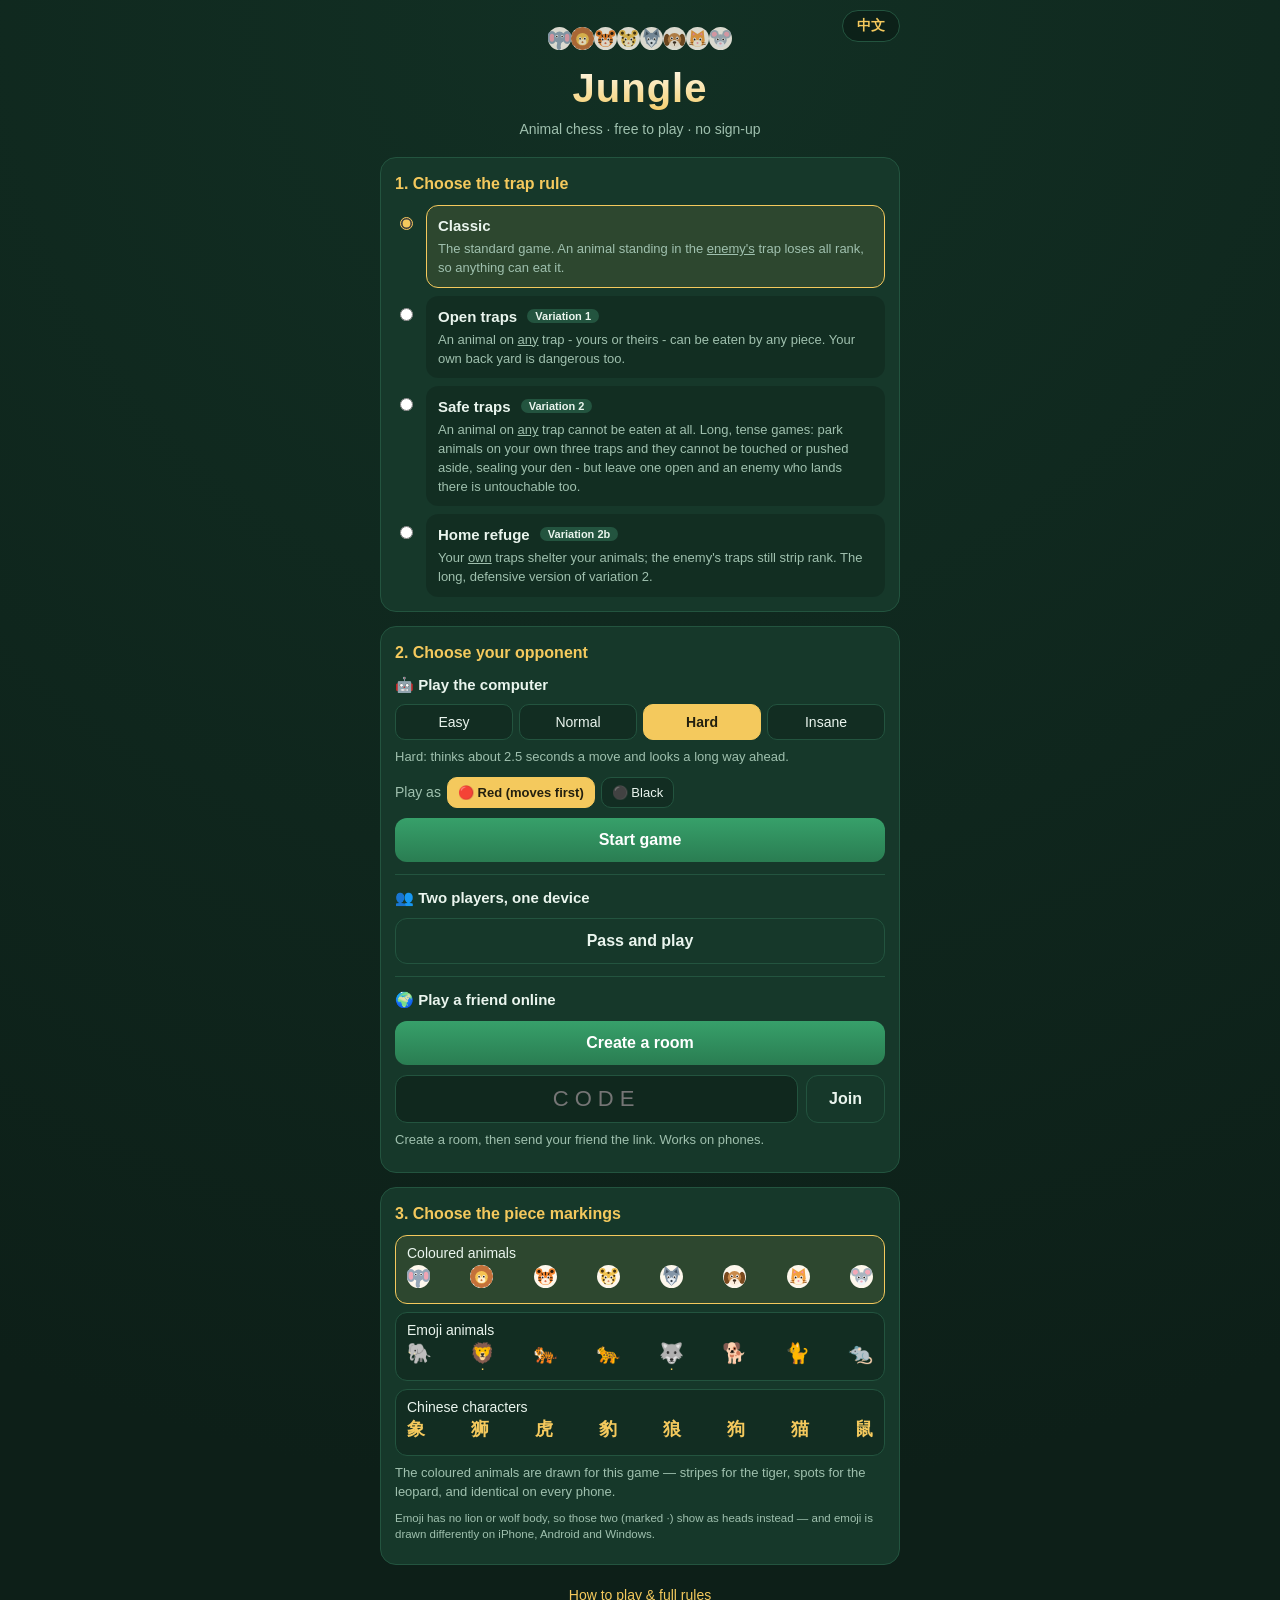
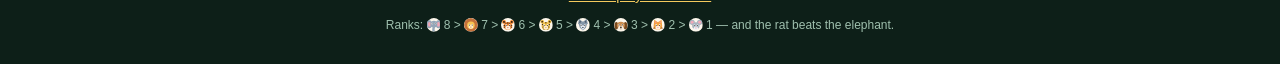
<file: static/index.html>
<!DOCTYPE html>
<html lang="en">
<head>
<meta charset="utf-8">
<meta name="viewport" content="width=device-width, initial-scale=1, viewport-fit=cover">
<meta name="theme-color" content="#123024">
<title>Jungle - Animal Chess</title>
<link rel="manifest" href="/static/manifest.json">
<link rel="apple-touch-icon" href="/static/icons/apple-touch-icon.png">
<meta name="apple-mobile-web-app-capable" content="yes">
<meta name="mobile-web-app-capable" content="yes">
<meta name="apple-mobile-web-app-status-bar-style" content="black-translucent">
<meta name="apple-mobile-web-app-title" content="Jungle">
<link rel="stylesheet" href="/static/style.css">
<link rel="icon" href="data:image/svg+xml,<svg xmlns='http://www.w3.org/2000/svg' viewBox='0 0 64 64'><text y='52' font-size='52'>🐅</text></svg>">
</head>
<body>

<!-- Piece artwork drawn for this game. Generated by tools/pieces.py -
     edit an animal there and re-run it, do not hand-edit the shapes below.
     Paint is on the shapes as attributes, not CSS classes: a stylesheet cannot
     cross the shadow boundary a <use> creates.
     The sprite must also stay in the render tree (width/height 0, never
     display:none) or gradients will not resolve as paint servers. -->
<svg width="0" height="0" aria-hidden="true" style="position:absolute;overflow:hidden">
  <symbol id="pc_f1" viewBox="0 0 64 64">
    <circle cx="32" cy="32" r="32" fill="#fdf7ec"/>
    <circle cx="15" cy="20" r="12" fill="#a8b4c0"/>
    <circle cx="49" cy="20" r="12" fill="#a8b4c0"/>
    <circle cx="15" cy="20" r="7" fill="#f4a8b7"/>
    <circle cx="49" cy="20" r="7" fill="#f4a8b7"/>
    <ellipse cx="32" cy="36" rx="17.5" ry="16" fill="#a8b4c0"/>
    <ellipse cx="32" cy="48" rx="10" ry="8.5" fill="#eef3f7"/>
    <ellipse cx="24.5" cy="34" rx="3.9" ry="4.368" fill="#fff"/>
    <circle cx="24.5" cy="34.624" r="2.418" fill="#241c16"/>
    <circle cx="25.67" cy="32.674" r="0.936" fill="#fff"/>
    <ellipse cx="39.5" cy="34" rx="3.9" ry="4.368" fill="#fff"/>
    <circle cx="39.5" cy="34.624" r="2.418" fill="#241c16"/>
    <circle cx="40.67" cy="32.674" r="0.936" fill="#fff"/>
    <ellipse cx="32" cy="46" rx="3.6" ry="2.8" fill="#f4a8b7"/>
  </symbol>
  <symbol id="pc_f2" viewBox="0 0 64 64">
    <circle cx="32" cy="32" r="32" fill="#fdf7ec"/>
    <path d="M13 31 L15 8 L34 21 Z" fill="#f2a03f"/>
    <path d="M51 31 L49 8 L30 21 Z" fill="#f2a03f"/>
    <path d="M18 26 L19.5 15 L28 22 Z" fill="#f58fa8"/>
    <path d="M46 26 L44.5 15 L36 22 Z" fill="#f58fa8"/>
    <ellipse cx="32" cy="37" rx="20" ry="17.5" fill="#f2a03f"/>
    <ellipse cx="32" cy="45" rx="12" ry="9" fill="#fff3df"/>
    <ellipse cx="24" cy="34" rx="4.2" ry="4.704" fill="#fff"/>
    <circle cx="24" cy="34.672" r="2.604" fill="#241c16"/>
    <circle cx="25.26" cy="32.572" r="1.008" fill="#fff"/>
    <ellipse cx="40" cy="34" rx="4.2" ry="4.704" fill="#fff"/>
    <circle cx="40" cy="34.672" r="2.604" fill="#241c16"/>
    <circle cx="41.26" cy="32.572" r="1.008" fill="#fff"/>
    <path d="M32 41.5 l3.6 3.2 -3.6 2.8 -3.6 -2.8 Z" fill="#f58fa8"/>
    <rect x="9" y="43" width="11" height="2" rx="1" transform="rotate(-8 14 44)" fill="#8a4a12"/>
    <rect x="9" y="48" width="11" height="2" rx="1" transform="rotate(6 14 49)" fill="#8a4a12"/>
    <rect x="44" y="43" width="11" height="2" rx="1" transform="rotate(8 50 44)" fill="#8a4a12"/>
    <rect x="44" y="48" width="11" height="2" rx="1" transform="rotate(-6 50 49)" fill="#8a4a12"/>
  </symbol>
  <symbol id="pc_f3" viewBox="0 0 64 64">
    <circle cx="32" cy="32" r="32" fill="#fdf7ec"/>
    <ellipse cx="11" cy="36" rx="8.5" ry="17" fill="#7a4a1e"/>
    <ellipse cx="53" cy="36" rx="8.5" ry="17" fill="#7a4a1e"/>
    <ellipse cx="32" cy="34" rx="18.5" ry="17" fill="#c98a4b"/>
    <ellipse cx="32" cy="47" rx="13" ry="10.5" fill="#fbeedd"/>
    <ellipse cx="24.5" cy="31" rx="4" ry="4.48" fill="#fff"/>
    <circle cx="24.5" cy="31.64" r="2.48" fill="#241c16"/>
    <circle cx="25.7" cy="29.64" r="0.96" fill="#fff"/>
    <ellipse cx="39.5" cy="31" rx="4" ry="4.48" fill="#fff"/>
    <circle cx="39.5" cy="31.64" r="2.48" fill="#241c16"/>
    <circle cx="40.7" cy="29.64" r="0.96" fill="#fff"/>
    <ellipse cx="32" cy="43" rx="4.6" ry="3.6" fill="#3d2a1c"/>
    <path d="M32 47 v4" fill="none" stroke="#3d2a1c" stroke-width="2" stroke-linecap="round"/>
  </symbol>
  <symbol id="pc_f4" viewBox="0 0 64 64">
    <circle cx="32" cy="32" r="32" fill="#fdf7ec"/>
    <path d="M9 29 L14 3 L32 19 Z" fill="#8496a8"/>
    <path d="M55 29 L50 3 L32 19 Z" fill="#8496a8"/>
    <path d="M15 25 L17.5 12 L26 20 Z" fill="#4a5766"/>
    <path d="M49 25 L46.5 12 L38 20 Z" fill="#4a5766"/>
    <path d="M32 16 L52 26 L46 45 L32 58 L18 45 L12 26 Z" fill="#8496a8"/>
    <path d="M32 34 L44 40 L32 56 L20 40 Z" fill="#e8eef4"/>
    <ellipse cx="23.5" cy="33" rx="3.9" ry="4.368" fill="#fff"/>
    <circle cx="23.5" cy="33.624" r="2.418" fill="#241c16"/>
    <circle cx="24.67" cy="31.674" r="0.936" fill="#fff"/>
    <ellipse cx="40.5" cy="33" rx="3.9" ry="4.368" fill="#fff"/>
    <circle cx="40.5" cy="33.624" r="2.418" fill="#241c16"/>
    <circle cx="41.67" cy="31.674" r="0.936" fill="#fff"/>
    <path d="M32 41 l4.2 3.6 -4.2 3.2 -4.2 -3.2 Z" fill="#2b3440"/>
  </symbol>
  <symbol id="pc_f5" viewBox="0 0 64 64">
    <circle cx="32" cy="32" r="32" fill="#fdf7ec"/>
    <circle cx="15" cy="17" r="8.5" fill="#f0c04a"/>
    <circle cx="49" cy="17" r="8.5" fill="#f0c04a"/>
    <circle cx="15" cy="17" r="4.4" fill="#4a3410"/>
    <circle cx="49" cy="17" r="4.4" fill="#4a3410"/>
    <ellipse cx="32" cy="37" rx="20" ry="18" fill="#f0c04a"/>
    <circle cx="16" cy="30" r="3.1" fill="#4a3410"/>
    <circle cx="19" cy="42" r="3.1" fill="#4a3410"/>
    <circle cx="48" cy="30" r="3.1" fill="#4a3410"/>
    <circle cx="45" cy="42" r="3.1" fill="#4a3410"/>
    <circle cx="32" cy="22" r="3.1" fill="#4a3410"/>
    <circle cx="23" cy="51" r="2.7" fill="#4a3410"/>
    <circle cx="41" cy="51" r="2.7" fill="#4a3410"/>
    <ellipse cx="32" cy="45" rx="11" ry="8.5" fill="#fdf1cf"/>
    <ellipse cx="24" cy="34" rx="4.2" ry="4.704" fill="#fff"/>
    <circle cx="24" cy="34.672" r="2.604" fill="#241c16"/>
    <circle cx="25.26" cy="32.572" r="1.008" fill="#fff"/>
    <ellipse cx="40" cy="34" rx="4.2" ry="4.704" fill="#fff"/>
    <circle cx="40" cy="34.672" r="2.604" fill="#241c16"/>
    <circle cx="41.26" cy="32.572" r="1.008" fill="#fff"/>
    <path d="M32 42 l3.6 3.2 -3.6 2.8 -3.6 -2.8 Z" fill="#e08a6a"/>
  </symbol>
  <symbol id="pc_f6" viewBox="0 0 64 64">
    <circle cx="32" cy="32" r="32" fill="#fdf7ec"/>
    <circle cx="14" cy="18" r="9" fill="#f4842c"/>
    <circle cx="50" cy="18" r="9" fill="#f4842c"/>
    <circle cx="14" cy="18" r="4.6" fill="#2a1a0e"/>
    <circle cx="50" cy="18" r="4.6" fill="#2a1a0e"/>
    <ellipse cx="32" cy="37" rx="20.5" ry="18.5" fill="#f4842c"/>
    <rect x="30.4" y="19" width="3.2" height="10" rx="1.6" fill="#2a1a0e"/>
    <rect x="21.5" y="21" width="3" height="8.5" rx="1.5" transform="rotate(-16 23 25)" fill="#2a1a0e"/>
    <rect x="39.5" y="21" width="3" height="8.5" rx="1.5" transform="rotate(16 41 25)" fill="#2a1a0e"/>
    <rect x="12" y="34" width="8.5" height="3" rx="1.5" fill="#2a1a0e"/>
    <rect x="12" y="41" width="8.5" height="3" rx="1.5" fill="#2a1a0e"/>
    <rect x="43.5" y="34" width="8.5" height="3" rx="1.5" fill="#2a1a0e"/>
    <rect x="43.5" y="41" width="8.5" height="3" rx="1.5" fill="#2a1a0e"/>
    <ellipse cx="32" cy="45" rx="12" ry="9" fill="#fff1e0"/>
    <ellipse cx="24" cy="34" rx="4.2" ry="4.704" fill="#fff"/>
    <circle cx="24" cy="34.672" r="2.604" fill="#241c16"/>
    <circle cx="25.26" cy="32.572" r="1.008" fill="#fff"/>
    <ellipse cx="40" cy="34" rx="4.2" ry="4.704" fill="#fff"/>
    <circle cx="40" cy="34.672" r="2.604" fill="#241c16"/>
    <circle cx="41.26" cy="32.572" r="1.008" fill="#fff"/>
    <path d="M32 42 l3.8 3.2 -3.8 2.8 -3.8 -2.8 Z" fill="#e06a4a"/>
  </symbol>
  <symbol id="pc_f7" viewBox="0 0 64 64">
    <circle cx="32" cy="32" r="32" fill="#fdf7ec"/>
    <circle cx="54.0" cy="32.0" r="10" fill="#c4713a"/>
    <circle cx="51.1" cy="43.0" r="10" fill="#c4713a"/>
    <circle cx="43.0" cy="51.1" r="10" fill="#c4713a"/>
    <circle cx="32.0" cy="54.0" r="10" fill="#c4713a"/>
    <circle cx="21.0" cy="51.1" r="10" fill="#c4713a"/>
    <circle cx="12.9" cy="43.0" r="10" fill="#c4713a"/>
    <circle cx="10.0" cy="32.0" r="10" fill="#c4713a"/>
    <circle cx="12.9" cy="21.0" r="10" fill="#c4713a"/>
    <circle cx="21.0" cy="12.9" r="10" fill="#c4713a"/>
    <circle cx="32.0" cy="10.0" r="10" fill="#c4713a"/>
    <circle cx="43.0" cy="12.9" r="10" fill="#c4713a"/>
    <circle cx="51.1" cy="21.0" r="10" fill="#c4713a"/>
    <circle cx="32" cy="32" r="23" fill="#c4713a"/>
    <circle cx="32" cy="34" r="17.5" fill="#f6c453"/>
    <ellipse cx="32" cy="42" rx="11" ry="8" fill="#fff0cf"/>
    <ellipse cx="25.5" cy="32" rx="4" ry="4.48" fill="#fff"/>
    <circle cx="25.5" cy="32.64" r="2.48" fill="#241c16"/>
    <circle cx="26.7" cy="30.64" r="0.96" fill="#fff"/>
    <ellipse cx="38.5" cy="32" rx="4" ry="4.48" fill="#fff"/>
    <circle cx="38.5" cy="32.64" r="2.48" fill="#241c16"/>
    <circle cx="39.7" cy="30.64" r="0.96" fill="#fff"/>
    <path d="M32 39 l3.6 3.2 -3.6 2.8 -3.6 -2.8 Z" fill="#c4713a"/>
  </symbol>
  <symbol id="pc_f8" viewBox="0 0 64 64">
    <circle cx="32" cy="32" r="32" fill="#fdf7ec"/>
    <ellipse cx="11" cy="29" rx="12.5" ry="18" fill="#94a6b8"/>
    <ellipse cx="53" cy="29" rx="12.5" ry="18" fill="#94a6b8"/>
    <ellipse cx="11" cy="30" rx="6.5" ry="11" fill="#f0a5b4"/>
    <ellipse cx="53" cy="30" rx="6.5" ry="11" fill="#f0a5b4"/>
    <ellipse cx="32" cy="29" rx="15.5" ry="16.5" fill="#94a6b8"/>
    <path d="M22 42 q-4 8 -0.5 12.5 q1.5 -7 5 -9.5 Z" fill="#fdfaf2"/>
    <path d="M42 42 q4 8 0.5 12.5 q-1.5 -7 -5 -9.5 Z" fill="#fdfaf2"/>
    <path d="M32 38 C32 47 28 51 30.5 58" fill="none" stroke="#94a6b8" stroke-width="11" stroke-linecap="round"/>
    <ellipse cx="24.5" cy="26" rx="3.6" ry="4.032" fill="#fff"/>
    <circle cx="24.5" cy="26.576" r="2.232" fill="#241c16"/>
    <circle cx="25.58" cy="24.776" r="0.864" fill="#fff"/>
    <ellipse cx="39.5" cy="26" rx="3.6" ry="4.032" fill="#fff"/>
    <circle cx="39.5" cy="26.576" r="2.232" fill="#241c16"/>
    <circle cx="40.58" cy="24.776" r="0.864" fill="#fff"/>
  </symbol>
</svg>

<!-- ============================ MENU ============================ -->
<section id="menu" class="screen">
  <button class="langbtn" id="langBtn" data-t="lang.button">中文</button>

  <header class="brand">
    <div class="brand-icons" id="brandIcons"></div>
    <h1 id="brandTitle">Jungle</h1>
    <p class="tag" data-t="menu.tag">Animal chess &middot; free to play &middot; no sign-up</p>
  </header>

  <div class="card">
    <h2 data-t="menu.trapRule">1. Choose the trap rule</h2>
    <div class="choices" id="variantChoices">
      <label class="choice">
        <input type="radio" name="variant" value="classic" checked>
        <span class="choice-body">
          <b><span data-t="variant.classic">Classic</span></b>
          <em data-th="variant.classic.desc"></em>
        </span>
      </label>
      <label class="choice">
        <input type="radio" name="variant" value="open">
        <span class="choice-body">
          <b><span data-t="variant.open">Open traps</span>
             <span class="badge" data-t="variant.badge1">Variation 1</span></b>
          <em data-th="variant.open.desc"></em>
        </span>
      </label>
      <label class="choice">
        <input type="radio" name="variant" value="safe">
        <span class="choice-body">
          <b><span data-t="variant.safe">Safe traps</span>
             <span class="badge" data-t="variant.badge2">Variation 2</span></b>
          <em data-th="variant.safe.desc"></em>
        </span>
      </label>
      <label class="choice">
        <input type="radio" name="variant" value="home">
        <span class="choice-body">
          <b><span data-t="variant.home">Home refuge</span>
             <span class="badge" data-t="variant.badge2b">Variation 2b</span></b>
          <em data-th="variant.home.desc"></em>
        </span>
      </label>
    </div>
  </div>

  <div class="card">
    <h2 data-t="menu.opponent">2. Choose your opponent</h2>

    <div class="mode-block">
      <h3 data-t="ai.title">🤖 Play the computer</h3>
      <div class="levels" id="levelChoices">
        <button class="level" data-level="easy" data-t="level.easy">Easy</button>
        <button class="level" data-level="normal" data-t="level.normal">Normal</button>
        <button class="level selected" data-level="hard" data-t="level.hard">Hard</button>
        <button class="level" data-level="insane" data-t="level.insane">Insane</button>
      </div>
      <p class="hint" id="levelHint"></p>
      <div class="side-pick">
        <span data-t="menu.playAs">Play as</span>
        <button class="pill selected" data-side="0" data-t="menu.red">🔴 Red (moves first)</button>
        <button class="pill" data-side="1" data-t="menu.black">⚫ Black</button>
      </div>
      <button class="primary" id="startAI" data-t="menu.start">Start game</button>
    </div>

    <div class="mode-block">
      <h3 data-t="local.title">👥 Two players, one device</h3>
      <button class="primary ghost" id="startLocal" data-t="local.start">Pass and play</button>
    </div>

    <div class="mode-block">
      <h3 data-t="online.title">🌍 Play a friend online</h3>
      <button class="primary" id="createRoom" data-t="online.create">Create a room</button>
      <div class="joinrow">
        <input id="joinCode" maxlength="4" data-tph="online.code" placeholder="CODE"
               autocomplete="off" autocapitalize="characters" spellcheck="false">
        <button class="primary ghost" id="joinRoom" data-t="online.join">Join</button>
      </div>
      <p class="hint" data-t="online.hint"></p>
    </div>
  </div>

  <div class="card">
    <h2 data-t="menu.pieces">3. Choose the piece markings</h2>
    <div class="styles" id="styleChoices">
      <button class="style" data-style="flat">
        <span class="style-name" data-t="style.flat">Coloured animals</span>
        <span class="style-preview" data-style-preview="flat"></span>
      </button>
      <button class="style" data-style="body">
        <span class="style-name" data-t="style.body">Full animals</span>
        <span class="style-preview" data-style-preview="body"></span>
      </button>
      <button class="style" data-style="zh">
        <span class="style-name" data-t="style.zh">Chinese characters</span>
        <span class="style-preview" data-style-preview="zh"></span>
      </button>
    </div>
    <p class="hint" data-t="style.note"></p>
    <p class="hint small" data-t="style.stuck"></p>
  </div>

  <div class="card hidden" id="installCard">
    <h2 data-t="install.title">Keep it on your phone</h2>
    <p class="hint" id="installHint" data-th="install.hint"></p>
    <button class="primary" id="installBtn" data-t="install.button">Add to home screen</button>
  </div>

  <button class="linkish" id="openRules" data-t="menu.rulesLink">How to play &amp; full rules</button>
  <p class="foot" id="rankLine"></p>
</section>

<!-- ============================ GAME ============================ -->
<section id="game" class="screen hidden">
  <div class="topbar">
    <button class="icon" id="back" data-ttl="game.back" title="Back to menu">‹</button>
    <div class="status">
      <div id="statusLine"></div>
      <div id="subLine" class="sub"></div>
    </div>
    <button class="icon" id="flip" data-ttl="game.flip" title="Flip the board">⇅</button>
  </div>

  <button class="rulechip" id="ruleChip"></button>

  <div id="roomBar" class="roombar hidden">
    <span class="code"><span data-t="game.room">Room</span> <b id="roomCode">----</b></span>
    <button class="mini" id="copyLink" data-t="game.copyLink">Copy invite link</button>
    <span id="oppState" class="oppstate" data-t="game.waiting">waiting…</span>
  </div>

  <div class="captured" id="capturedTop"></div>
  <div class="board-wrap">
    <div class="board" id="board"></div>
    <div class="overlay hidden" id="overlay">
      <div class="overlay-card">
        <div class="overlay-emoji" id="overEmoji">🏆</div>
        <h2 id="overTitle"></h2>
        <p id="overText"></p>
        <button class="primary" id="resumeBtn" data-t="over.playOn">Play on</button>
        <div class="overlay-btns">
          <button class="primary" id="againBtn" data-t="over.again">Play again</button>
          <button class="primary ghost" id="menuBtn" data-t="over.menu">Menu</button>
        </div>
        <button class="linkish" id="reviewBtn" data-t="over.review">Look back through the moves</button>
        <p id="rematchNote" class="hint hidden"></p>
      </div>
    </div>
  </div>
  <div class="captured" id="capturedBottom"></div>

  <div class="reviewbar hidden" id="reviewBar">
    <button class="mini" id="revStart" data-ttl="review.first">&#124;&#9664;</button>
    <button class="mini" id="revPrev" data-ttl="review.prev">&#9664;</button>
    <span id="revLabel"></span>
    <button class="mini" id="revNext" data-ttl="review.next">&#9654;</button>
    <button class="mini" id="revEnd" data-ttl="review.last">&#9654;&#124;</button>
    <button class="mini" id="revExit" data-t="review.done">Done</button>
  </div>

  <div class="controls">
    <button class="mini" id="undoBtn" data-t="game.undo">Undo</button>
    <button class="mini" id="hintBtn" data-t="game.hint">Hint</button>
    <button class="mini" id="styleBtn">🐯</button>
    <button class="mini" id="rulesBtn" data-t="game.rules">Rules</button>
    <button class="mini danger" id="resignBtn" data-t="game.resign">Resign</button>
  </div>

  <div class="movelog" id="moveLog"></div>
</section>

<!-- ============================ RULES ============================ -->
<div id="rulesModal" class="modal hidden">
  <div class="modal-card">
    <button class="close" id="closeRules">×</button>
    <div id="rulesBody" data-th="rules.html"></div>
  </div>
</div>

<script src="/static/i18n.js"></script>
<script src="/static/rules.js"></script>
<script src="/static/app.js"></script>
</body>
</html>
</file>
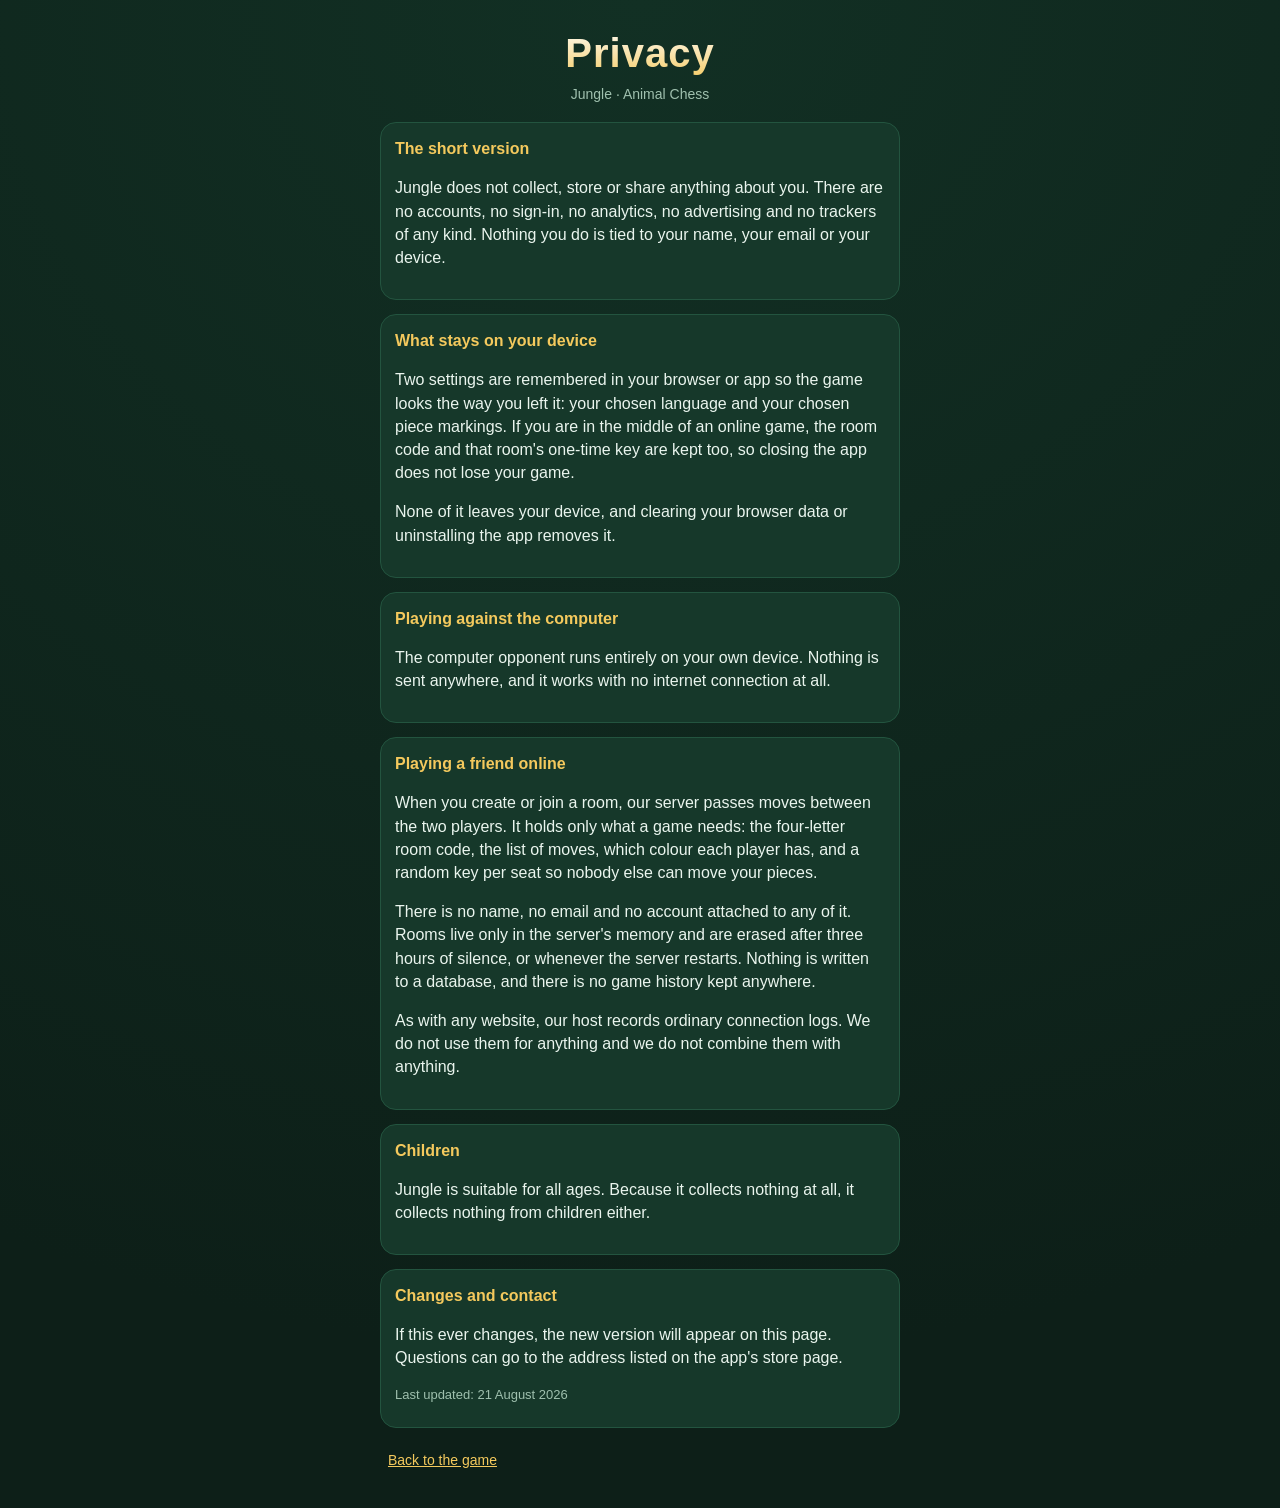
<file: static/privacy.html>
<!DOCTYPE html>
<html lang="en">
<head>
<meta charset="utf-8">
<meta name="viewport" content="width=device-width, initial-scale=1">
<meta name="theme-color" content="#123024">
<title>Jungle - Privacy</title>
<link rel="stylesheet" href="/static/style.css">
<link rel="icon" href="/static/icons/icon-192.png">
</head>
<body>
<section class="screen">
  <header class="brand">
    <h1>Privacy</h1>
    <p class="tag">Jungle &middot; Animal Chess</p>
  </header>

  <div class="card">
    <h2>The short version</h2>
    <p>Jungle does not collect, store or share anything about you. There are no
       accounts, no sign-in, no analytics, no advertising and no trackers of any
       kind. Nothing you do is tied to your name, your email or your device.</p>
  </div>

  <div class="card">
    <h2>What stays on your device</h2>
    <p>Two settings are remembered in your browser or app so the game looks the
       way you left it: your chosen language and your chosen piece markings. If
       you are in the middle of an online game, the room code and that room's
       one-time key are kept too, so closing the app does not lose your game.</p>
    <p>None of it leaves your device, and clearing your browser data or
       uninstalling the app removes it.</p>
  </div>

  <div class="card">
    <h2>Playing against the computer</h2>
    <p>The computer opponent runs entirely on your own device. Nothing is sent
       anywhere, and it works with no internet connection at all.</p>
  </div>

  <div class="card">
    <h2>Playing a friend online</h2>
    <p>When you create or join a room, our server passes moves between the two
       players. It holds only what a game needs: the four-letter room code, the
       list of moves, which colour each player has, and a random key per seat so
       nobody else can move your pieces.</p>
    <p>There is no name, no email and no account attached to any of it. Rooms
       live only in the server's memory and are erased after three hours of
       silence, or whenever the server restarts. Nothing is written to a
       database, and there is no game history kept anywhere.</p>
    <p>As with any website, our host records ordinary connection logs. We do not
       use them for anything and we do not combine them with anything.</p>
  </div>

  <div class="card">
    <h2>Children</h2>
    <p>Jungle is suitable for all ages. Because it collects nothing at all, it
       collects nothing from children either.</p>
  </div>

  <div class="card">
    <h2>Changes and contact</h2>
    <p>If this ever changes, the new version will appear on this page. Questions
       can go to the address listed on the app's store page.</p>
    <p class="hint">Last updated: 21 August 2026</p>
  </div>

  <a class="linkish" href="/">Back to the game</a>
</section>
</body>
</html>
</file>
<file: static/style.css>
/* Jungle - animal chess. Dark jungle palette, phone first. */

:root {
  --bg: #0d1f18;
  --bg2: #123024;
  --panel: #16382a;
  --line: #23543f;
  --land: #2b6b4a;
  --land2: #25603f;
  --water: #1f6f9c;
  --water2: #1b6291;
  --trap: #8a6b1f;
  --den: #6d2f2f;
  --red: #ef5a4c;
  --black: #2f3b46;
  --gold: #f4c95d;
  --text: #eaf5ee;
  --dim: #9fc0ae;
  --ok: #63d492;
}

* { box-sizing: border-box; -webkit-tap-highlight-color: transparent; }

body {
  margin: 0;
  padding: env(safe-area-inset-top) 12px env(safe-area-inset-bottom) 12px;
  background: radial-gradient(120% 90% at 50% 0%, var(--bg2), var(--bg));
  color: var(--text);
  font: 16px/1.45 -apple-system, BlinkMacSystemFont, "Segoe UI", Roboto, sans-serif;
  min-height: 100vh;
}

/* The page runs full-screen under the iPhone status bar, so scrolling content
   would otherwise slide up behind the clock. This masks that strip. */
body::before {
  content: '';
  position: fixed; top: 0; left: 0; right: 0;
  height: env(safe-area-inset-top);
  background: var(--bg2);
  z-index: 60;
  pointer-events: none;
}

.screen { max-width: 520px; margin: 0 auto; padding: 14px 0 30px; position: relative; }
.hidden { display: none !important; }

.langbtn {
  position: absolute; top: 10px; right: 0; z-index: 5;
  background: rgba(0,0,0,.28); color: var(--gold);
  border: 1px solid var(--line); border-radius: 999px;
  padding: 6px 14px; font-size: 14px; font-weight: 600; cursor: pointer;
}

/* ---------------- menu ---------------- */
.brand { text-align: center; margin: 10px 0 18px; }
.brand-icons { font-size: 20px; letter-spacing: 2px; opacity: .85; }
.brand h1 {
  margin: 6px 0 2px; font-size: 40px; letter-spacing: 1px;
  background: linear-gradient(180deg, #fff, var(--gold));
  -webkit-background-clip: text; background-clip: text; color: transparent;
}
.tag { margin: 0; color: var(--dim); font-size: 14px; }

.card {
  background: var(--panel);
  border: 1px solid var(--line);
  border-radius: 16px;
  padding: 14px;
  margin-bottom: 14px;
}
.card h2 { margin: 0 0 10px; font-size: 16px; color: var(--gold); }
.card h3 { margin: 0 0 8px; font-size: 15px; }

.choices { display: grid; gap: 8px; }
.choice { display: flex; gap: 10px; align-items: flex-start; cursor: pointer; }
.choice input { margin-top: 12px; accent-color: var(--gold); flex: none; }
.choice-body {
  flex: 1; background: rgba(0,0,0,.18);
  border: 1px solid transparent; border-radius: 12px; padding: 9px 11px;
}
.choice input:checked + .choice-body {
  border-color: var(--gold); background: rgba(244,201,93,.10);
}
.choice b { display: block; font-size: 15px; }
.choice em { display: block; font-style: normal; color: var(--dim); font-size: 13px; margin-top: 3px; }
.badge {
  font-size: 11px; background: var(--line); color: var(--text);
  border-radius: 999px; padding: 1px 8px; margin-left: 6px; vertical-align: 2px;
}

.mode-block { border-top: 1px solid var(--line); padding-top: 12px; margin-top: 12px; }
.mode-block:first-of-type { border-top: 0; padding-top: 0; margin-top: 0; }

.levels { display: grid; grid-template-columns: repeat(4, 1fr); gap: 6px; }
.level, .pill {
  background: rgba(0,0,0,.2); color: var(--text);
  border: 1px solid var(--line); border-radius: 10px;
  padding: 9px 4px; font-size: 14px; cursor: pointer;
}
.level.selected, .pill.selected {
  background: var(--gold); color: #23200f; border-color: var(--gold); font-weight: 600;
}
.side-pick { display: flex; align-items: center; gap: 6px; margin: 10px 0; flex-wrap: wrap; }
.side-pick > span { color: var(--dim); font-size: 14px; }
.pill { padding: 7px 10px; font-size: 13px; }

.hint { color: var(--dim); font-size: 13px; margin: 8px 0; }

/* piece markings picker */
.styles { display: grid; gap: 8px; }
.style {
  display: block; width: 100%;
  background: rgba(0,0,0,.2); color: var(--text);
  border: 1px solid var(--line); border-radius: 12px;
  padding: 9px 11px; cursor: pointer; text-align: left;
}
.style.selected { border-color: var(--gold); background: rgba(244,201,93,.10); }
.style-name { font-size: 14px; display: block; margin-bottom: 4px; }
.style-preview {
  display: flex; justify-content: space-between; gap: 2px;
  font-size: 20px; line-height: 1.15;
}
.style-preview.pv-zh {
  font-size: 18px; font-weight: 800; color: var(--gold);
  font-family: "PingFang SC", "Hiragino Sans GB", "Heiti SC", "Microsoft YaHei", serif;
}
.pv-one { position: relative; padding-bottom: 6px; }
/* the four animals emoji only draws one way */
.pv-one.stuck::after {
  content: '·'; position: absolute; left: 0; right: 0; bottom: -4px;
  text-align: center; font-size: 15px; color: var(--gold); line-height: 1;
}
.hint.small { font-size: 11.5px; line-height: 1.4; }

.primary {
  display: block; width: 100%; margin-top: 10px;
  background: linear-gradient(180deg, #37a06a, #2a7d52);
  color: #fff; border: 0; border-radius: 12px;
  padding: 13px; font-size: 16px; font-weight: 600; cursor: pointer;
}
.primary:active { transform: translateY(1px); }
.primary.ghost { background: transparent; border: 1px solid var(--line); color: var(--text); }

.joinrow { display: flex; gap: 8px; margin-top: 10px; align-items: stretch; }
.joinrow input {
  flex: 1; background: rgba(0,0,0,.28); border: 1px solid var(--line);
  border-radius: 12px; color: var(--text); font-size: 22px; letter-spacing: 6px;
  text-align: center; text-transform: uppercase; padding: 10px; min-width: 0;
}
.joinrow .primary { margin-top: 0; width: auto; padding: 0 22px; }

.linkish {
  display: block; width: 100%; background: none; border: 0;
  color: var(--gold); text-decoration: underline; font-size: 14px;
  padding: 8px; cursor: pointer;
}
.foot { color: var(--dim); font-size: 12px; text-align: center; margin: 6px 0 0; }

/* ---------------- game ---------------- */
.topbar { display: flex; align-items: center; gap: 10px; margin-bottom: 8px; }
.icon {
  width: 38px; height: 38px; flex: none; font-size: 22px; line-height: 1;
  background: var(--panel); border: 1px solid var(--line);
  border-radius: 10px; color: var(--text); cursor: pointer;
}
.status { flex: 1; text-align: center; min-width: 0; }
#statusLine { font-size: 16px; font-weight: 600; }
.sub { font-size: 12px; color: var(--dim); min-height: 16px; }

/* Which trap rule is in force - the one thing you cannot tell from the board. */
.rulechip {
  display: block; margin: 0 auto 8px;
  background: rgba(244,201,93,.12); color: var(--gold);
  border: 1px solid rgba(244,201,93,.35); border-radius: 999px;
  padding: 4px 14px; font-size: 12.5px; cursor: pointer;
}

.roombar {
  display: flex; align-items: center; gap: 8px; flex-wrap: wrap;
  background: var(--panel); border: 1px solid var(--line);
  border-radius: 12px; padding: 7px 10px; margin-bottom: 8px; font-size: 13px;
}
.roombar .code b { font-size: 18px; letter-spacing: 3px; color: var(--gold); }
.oppstate { margin-left: auto; color: var(--dim); }
.oppstate.on { color: var(--ok); }

.mini {
  background: rgba(0,0,0,.2); color: var(--text);
  border: 1px solid var(--line); border-radius: 9px;
  padding: 7px 10px; font-size: 13px; cursor: pointer;
}
.mini.danger { color: #ffb3ab; border-color: #6b3630; }

.captured {
  min-height: 26px; font-size: 17px; letter-spacing: 1px;
  color: #ffffff; opacity: .55; text-align: center;
}

.board-wrap { position: relative; display: flex; justify-content: center; }
.board {
  position: relative;
  /* The last term keeps the whole board on screen when there is height to
     spare. The floor stops it collapsing to nothing in landscape, where there
     is almost no height - better to scroll than to play on a 35px board. */
  width: min(94vw, 430px, max(240px, calc((100vh - 330px) * 0.778)));
  aspect-ratio: 7 / 9;
  display: grid;
  grid-template-columns: repeat(7, 1fr);
  grid-template-rows: repeat(9, 1fr);
  gap: 2px;
  background: var(--line);
  border: 3px solid var(--line);
  border-radius: 10px;
  overflow: hidden;
  touch-action: manipulation;
}

.cell {
  position: relative;
  background: var(--land);
  display: flex; align-items: center; justify-content: center;
  cursor: pointer; user-select: none;
}
.cell.alt { background: var(--land2); }
.cell.water { background: var(--water); }
.cell.water.alt { background: var(--water2); }
.cell.trap { background: var(--trap); }
.cell.den { background: var(--den); }

.cell .mark {
  position: absolute; font-size: 60%; opacity: .5;
  pointer-events: none;
}

.piece {
  width: 84%; height: 84%; border-radius: 50%;
  display: flex; align-items: center; justify-content: center;
  font-size: min(5.4vw, 25px); line-height: 1;
  box-shadow: 0 2px 4px rgba(0,0,0,.45);
  pointer-events: none; position: relative;
}
/* Pieces drawn for this game: white animal, ink detail, identical everywhere. */
svg.pc { display: block; width: 100%; height: 100%; }

/* The drawn pieces carry their own cream medallion, so the token colour shows
   only as a ring around it - and that ring is the single thing telling you
   whose piece it is. It has to be thick and strongly coloured, not a hairline. */
.piece svg.pc { width: 80%; height: 80%; }
.piece.st-glossy, .piece.st-flat { border-width: 2px; }
.piece.r0.st-glossy, .piece.r0.st-flat {
  background: #de4030; border-color: rgba(255,255,255,.45);
}
.piece.r1.st-glossy, .piece.r1.st-flat {
  background: #1d2630; border-color: rgba(255,255,255,.40);
}
/* inline in the move log, captured row, rank line and previews */
svg.pc.tiny {
  display: inline-block; width: 1.15em; height: 1.15em;
  vertical-align: -0.25em;
}

/* Characters instead of animals - how the game reads on a real board. */
.piece.st-zh {
  color: #fff; font-weight: 800;
  /* a touch smaller than the emoji, so the rank badge has room to sit clear */
  font-size: min(5.2vw, 24px);
  font-family: "PingFang SC", "Hiragino Sans GB", "Heiti SC", "Microsoft YaHei", serif;
  text-shadow: 0 1px 2px rgba(0,0,0,.5);
}
.piece.r0 { background: linear-gradient(180deg, #ff7a6d, var(--red)); border: 2px solid #ffd2cc; }
.piece.r1 { background: linear-gradient(180deg, #4a5a68, var(--black)); border: 2px solid #aebbc6; }
.piece .rk {
  position: absolute; right: -2px; bottom: -3px;
  font-size: 10px; font-weight: 700; color: #1b1b1b;
  background: #fff; border-radius: 50%;
  width: 14px; height: 14px; display: flex;
  align-items: center; justify-content: center;
}

.cell.sel { outline: 3px solid var(--gold); outline-offset: -3px; }
.cell.last::after {
  content: ''; position: absolute; inset: 0;
  border: 2px solid rgba(244,201,93,.55);
}
.cell.move::before {
  content: ''; width: 26%; height: 26%; border-radius: 50%;
  background: rgba(255,255,255,.75); position: absolute;
}
.cell.take::before {
  content: ''; position: absolute; inset: 6%;
  border: 3px solid rgba(255,90,76,.95); border-radius: 50%;
}
/* Reachable, but the repetition rule closes it off. */
.cell.blocked::before {
  content: '✕'; position: absolute;
  font-size: 62%; font-weight: 700; color: rgba(255,120,110,.8);
}
.cell.hintfrom, .cell.hintto { outline: 3px dashed #7fd8ff; outline-offset: -3px; }

.overlay {
  position: absolute; inset: 0; display: flex;
  align-items: center; justify-content: center;
  background: rgba(4,14,10,.72); border-radius: 10px; padding: 12px;
}
.overlay-card {
  background: var(--panel); border: 1px solid var(--line);
  border-radius: 16px; padding: 18px; text-align: center; width: 100%;
}
.overlay-emoji { font-size: 40px; }
.overlay-card h2 { margin: 4px 0 6px; font-size: 22px; }
.overlay-card p { margin: 0 0 10px; color: var(--dim); font-size: 14px; }
.overlay-btns { display: flex; gap: 8px; }
.overlay-btns .primary { margin-top: 0; }

.controls { display: flex; gap: 6px; justify-content: center; margin: 10px 0 8px; flex-wrap: wrap; }

.reviewbar {
  display: flex; gap: 6px; align-items: center; justify-content: center;
  flex-wrap: wrap; margin: 10px 0 4px;
  background: var(--panel); border: 1px solid var(--line);
  border-radius: 12px; padding: 7px 10px;
}
.reviewbar #revLabel { font-size: 13px; color: var(--dim); min-width: 108px; text-align: center; }
.mini:disabled { opacity: .35; cursor: default; }

.movelog span.mv.at { color: var(--gold); font-weight: 700; }

.movelog {
  max-height: 74px; overflow-y: auto;
  background: var(--panel); border: 1px solid var(--line);
  border-radius: 10px; padding: 6px 10px;
  font-size: 12px; color: var(--dim);
  display: flex; flex-wrap: wrap; gap: 4px 10px;
}
.movelog span.mv { white-space: nowrap; }

/* ---------------- rules modal ---------------- */
.modal {
  position: fixed; inset: 0; z-index: 40;
  background: rgba(3,10,7,.8);
  display: flex; align-items: flex-start; justify-content: center;
  padding: 16px; overflow-y: auto;
}
.modal-card {
  position: relative; background: var(--panel);
  border: 1px solid var(--line); border-radius: 16px;
  padding: 18px; max-width: 520px; width: 100%;
}
.modal-card h2 { margin: 0 0 10px; color: var(--gold); }
.modal-card h3 { margin: 16px 0 4px; font-size: 15px; }
.modal-card p, .modal-card li { font-size: 14px; color: #d7e8dd; }
.modal-card ul { padding-left: 18px; }
.modal-card li { margin-bottom: 6px; }
.ranks { background: rgba(0,0,0,.22); border-radius: 10px; padding: 8px; text-align: center; }
.close {
  position: absolute; top: 8px; right: 10px; font-size: 26px; line-height: 1;
  background: none; border: 0; color: var(--dim); cursor: pointer;
}

@media (max-width: 380px) {
  .piece { font-size: 5vw; }
  .levels { grid-template-columns: repeat(2, 1fr); }
}
</file>
